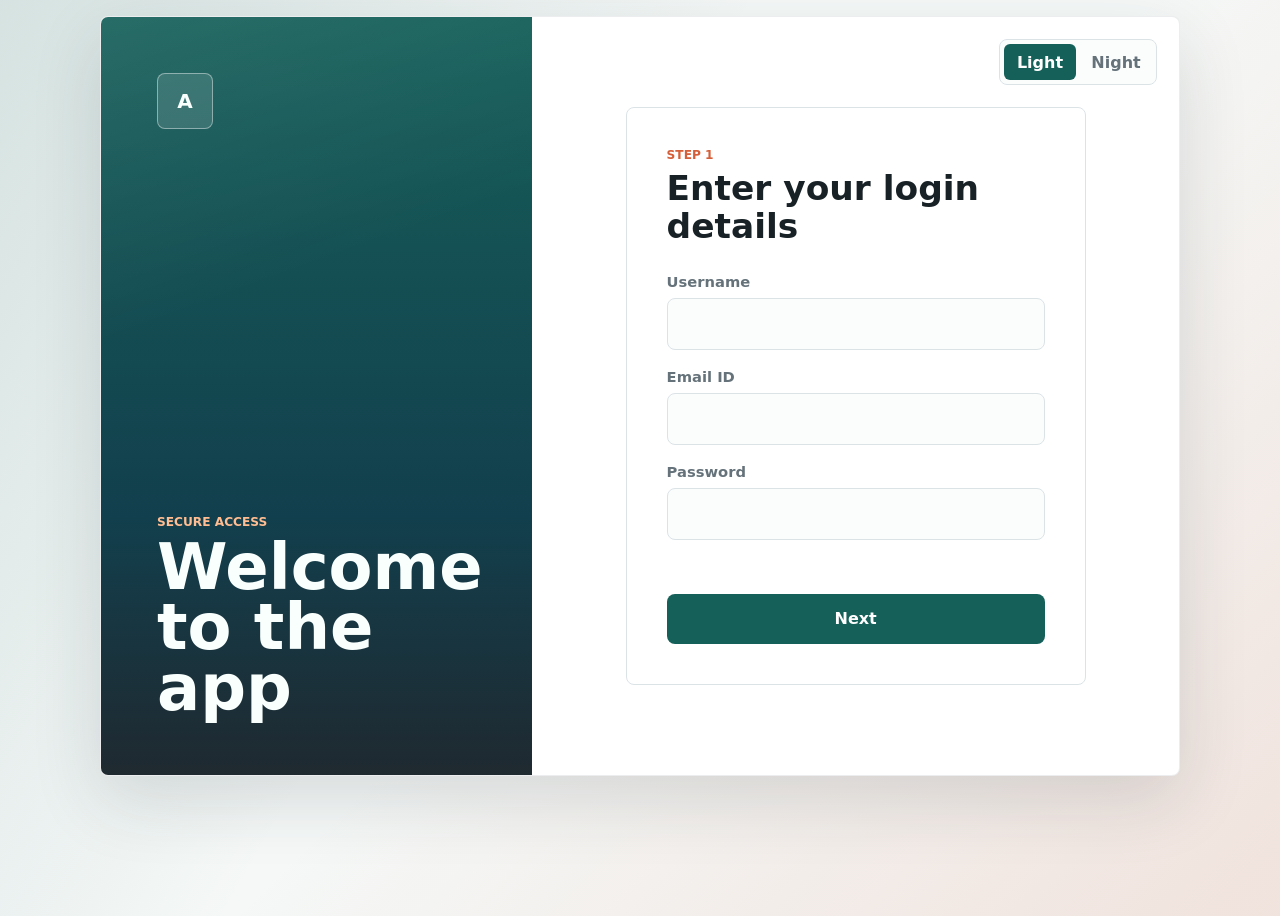
<file: index.html>
<!doctype html>
<html lang="en">
  <head>
    <meta charset="UTF-8" />
    <meta name="viewport" content="width=device-width, initial-scale=1.0" />
    <title>Access App</title>
    <link rel="manifest" href="manifest.json" />
    <link rel="stylesheet" href="styles.css" />
  </head>
  <body>
    <main class="app-shell">
      <section class="brand-panel" aria-label="Application welcome">
        <div class="brand-mark">A</div>
        <div>
          <p class="eyebrow">Secure Access</p>
          <h1>Welcome to the app</h1>
        </div>
      </section>

      <section class="flow-panel">
        <div class="theme-control" aria-label="Background mode">
          <button class="theme-option is-active" type="button" data-theme-option="light">Light</button>
          <button class="theme-option" type="button" data-theme-option="dark">Night</button>
        </div>

        <div class="screen is-active" id="credentials-screen">
          <form class="form-card" id="credentials-form" novalidate>
            <div class="form-heading">
              <p class="step-label">Step 1</p>
              <h2>Enter your login details</h2>
            </div>

            <label class="field">
              <span>Username</span>
              <input id="username" name="username" type="text" autocomplete="username" required />
            </label>

            <label class="field">
              <span>Email ID</span>
              <input id="email" name="email" type="email" autocomplete="email" required />
            </label>

            <label class="field">
              <span>Password</span>
              <input
                id="password"
                name="password"
                type="password"
                autocomplete="new-password"
                minlength="6"
                required
              />
            </label>

            <p class="form-error" data-error-for="credentials" aria-live="polite"></p>

            <button class="primary-button" type="submit">Next</button>
          </form>
        </div>

        <div class="screen" id="profile-screen">
          <form class="form-card" id="profile-form" novalidate>
            <div class="form-heading">
              <p class="step-label">Step 2</p>
              <h2>Complete your profile</h2>
            </div>

            <label class="field">
              <span>Name</span>
              <input id="fullName" name="fullName" type="text" autocomplete="name" required />
            </label>

            <label class="field">
              <span>Mobile number</span>
              <input
                id="mobile"
                name="mobile"
                type="tel"
                autocomplete="tel"
                inputmode="tel"
                required
              />
            </label>

            <p class="form-error" data-error-for="profile" aria-live="polite"></p>

            <div class="button-row">
              <button class="secondary-button" type="button" data-back-to="credentials">Back</button>
              <button class="primary-button" type="submit">Next</button>
            </div>
          </form>
        </div>

        <div class="screen" id="email-sent-screen">
          <div class="form-card message-card">
            <div class="sent-icon" aria-hidden="true">@</div>
            <div class="form-heading centered">
              <p class="step-label">Step 3</p>
              <h2>Link sent</h2>
              <p class="muted" id="sent-message"></p>
            </div>

            <a class="primary-button as-link" id="email-link" href="#">Open email link</a>
            <button class="secondary-button" type="button" data-back-to="profile">Edit details</button>
          </div>
        </div>

        <div class="screen" id="confirm-screen">
          <div class="form-card message-card">
            <div class="sent-icon check" aria-hidden="true">OK</div>
            <div class="form-heading centered">
              <p class="step-label">Confirm login</p>
              <h2>Do you want to log in to this app?</h2>
              <p class="muted" id="confirm-email"></p>
            </div>

            <button class="primary-button" id="confirm-login" type="button">Okay</button>
            <button class="secondary-button" id="cancel-login" type="button">Cancel</button>
          </div>
        </div>

        <div class="screen" id="inside-screen">
          <div class="home-view">
            <header class="home-header">
              <div>
                <p class="step-label">Logged in</p>
                <h2 id="welcome-title">Welcome</h2>
                <div class="account-badges">
                  <span id="current-role">User</span>
                  <span id="current-plan">Free</span>
                </div>
              </div>
              <div class="header-actions">
                <button class="primary-button compact" id="admin-access-button" type="button">Admin access</button>
                <button class="secondary-button compact" id="restart-flow" type="button">Start over</button>
              </div>
            </header>
            <p class="admin-access-message" id="admin-access-message" aria-live="polite"></p>

            <section class="profile-summary" aria-label="Profile summary">
              <div>
                <span>Username</span>
                <strong id="summary-username"></strong>
              </div>
              <div>
                <span>Email ID</span>
                <strong id="summary-email"></strong>
              </div>
              <div>
                <span>Mobile number</span>
                <strong id="summary-mobile"></strong>
              </div>
              <div>
                <span>Subscription</span>
                <strong id="summary-plan"></strong>
              </div>
            </section>

            <nav class="app-tabs" aria-label="App sections">
              <button class="app-tab is-active" type="button" data-app-tab="learn">Learn</button>
              <button class="app-tab" type="button" data-app-tab="languages">Languages</button>
              <button class="app-tab" type="button" data-app-tab="create">Create</button>
              <button class="app-tab" type="button" data-app-tab="assistant">Assistant</button>
              <button class="app-tab" type="button" data-app-tab="pro">Pro</button>
              <button class="app-tab" type="button" data-app-tab="share">Share</button>
              <button class="app-tab" type="button" data-app-tab="chat">Chat</button>
              <button class="app-tab" type="button" data-app-tab="admin">Admin / Pre-admin</button>
            </nav>

            <section
              class="workspace-panel learn-panel app-panel is-active"
              data-app-panel="learn"
              aria-labelledby="learn-title"
            >
              <div class="section-heading">
                <p class="step-label">Learn</p>
                <h3 id="learn-title">How to create a web application</h3>
              </div>

              <div class="lesson-tabs" aria-label="Learning topics">
                <button class="lesson-tab is-active" type="button" data-lesson="basics">Basics</button>
                <button class="lesson-tab" type="button" data-lesson="domain">Domain</button>
                <button class="lesson-tab" type="button" data-lesson="dns">DNS</button>
                <button class="lesson-tab" type="button" data-lesson="hosting">Hosting</button>
                <button class="lesson-tab" type="button" data-lesson="platforms">Hosting apps</button>
              </div>

              <article class="lesson-content">
                <h4 id="lesson-title"></h4>
                <p id="lesson-body"></p>
                <ul id="lesson-points"></ul>
              </article>
            </section>

            <section
              class="workspace-panel language-panel app-panel"
              data-app-panel="languages"
              aria-labelledby="language-title"
            >
              <div class="section-heading">
                <p class="step-label">Languages</p>
                <h3 id="language-title">Select a programming language</h3>
              </div>

              <label class="field compact-field">
                <span>Programming language</span>
                <select id="language-select"></select>
              </label>

              <div class="language-list" id="language-list" aria-label="Programming languages"></div>

              <div class="language-detail">
                <div>
                  <p class="step-label">Selected</p>
                  <h4 id="language-name"></h4>
                  <p id="language-summary"></p>
                </div>
                <label class="code-field">
                  <span>Code area</span>
                  <textarea id="language-code" spellcheck="false"></textarea>
                </label>
              </div>
            </section>

            <section
              class="workspace-panel builder-panel app-panel"
              data-app-panel="create"
              aria-labelledby="builder-title"
            >
              <div class="section-heading">
                <p class="step-label">Create</p>
                <h3 id="builder-title">Create your own web app</h3>
              </div>

              <label class="field compact-field">
                <span>App name</span>
                <input id="builder-name" type="text" value="My first web app" />
              </label>

              <div class="editor-grid">
                <label class="code-field">
                  <span>HTML</span>
                  <textarea id="html-code" spellcheck="false"></textarea>
                </label>
                <label class="code-field">
                  <span>CSS</span>
                  <textarea id="css-code" spellcheck="false"></textarea>
                </label>
                <label class="code-field">
                  <span>JavaScript</span>
                  <textarea id="js-code" spellcheck="false"></textarea>
                </label>
              </div>

              <div class="builder-actions">
                <button class="primary-button compact-action" id="run-preview" type="button">Run app</button>
                <button class="secondary-button compact-action" id="reset-preview" type="button">Reset code</button>
              </div>

              <iframe id="app-preview" title="App preview" sandbox="allow-scripts"></iframe>
            </section>

            <section class="assistant-panel app-panel" data-app-panel="assistant" aria-label="AI assistant">
              <div class="assistant-heading">
                <div>
                  <p class="step-label">Assistant</p>
                  <h3>AI Assistant</h3>
                </div>
                <div class="assistant-dot" aria-hidden="true"></div>
              </div>

              <div class="assistant-messages" id="assistant-messages" aria-live="polite">
                <div class="chat-message assistant-message">
                  <p>Hi, I am here to help. Ask me anything and I will do my best.</p>
                </div>
              </div>

              <form class="assistant-form" id="assistant-form">
                <label class="sr-only" for="assistant-question">Question</label>
                <input
                  id="assistant-question"
                  name="assistantQuestion"
                  type="text"
                  autocomplete="off"
                  placeholder="Type your question"
                  required
                />
                <button class="primary-button send-button" type="submit">Ask</button>
              </form>
            </section>

            <section class="workspace-panel app-panel pro-panel" data-app-panel="pro" aria-labelledby="pro-title">
              <div class="section-heading">
                <p class="step-label">Pro plan</p>
                <h3 id="pro-title">$25 Pro plan</h3>
              </div>

              <div class="plan-card">
                <div>
                  <p class="plan-price">$25</p>
                  <h4>Make all work faster</h4>
                  <p class="muted">Pro unlocks faster workspace actions, voice mode, and premium creation tools in this app demo.</p>
                </div>
                <ul>
                  <li>Faster app workspace mode</li>
                  <li>Voice mode unlock</li>
                  <li>Priority builder tools</li>
                  <li>Admin can grant free Pro</li>
                </ul>
              </div>

              <div class="status-card">
                <span>Current status</span>
                <strong id="pro-status">Free plan</strong>
              </div>

              <div class="builder-actions">
                <button class="primary-button compact-action" id="activate-pro" type="button">Subscribe $25</button>
                <button class="secondary-button compact-action" id="voice-mode" type="button">Voice mode</button>
              </div>

              <form class="inline-form" id="pro-link-form">
                <label class="field compact-field">
                  <span>Email for Pro subscription link</span>
                  <input id="pro-link-email" type="email" autocomplete="email" required />
                </label>
                <button class="primary-button compact-action" type="submit">Send Pro link</button>
              </form>

              <p class="link-output" id="pro-link-output" aria-live="polite"></p>
            </section>

            <section class="workspace-panel app-panel share-panel" data-app-panel="share" aria-labelledby="share-title">
              <div class="section-heading">
                <p class="step-label">Share</p>
                <h3 id="share-title">Install or send app links</h3>
              </div>

              <div class="share-grid">
                <div class="status-card">
                  <span>Install app</span>
                  <strong>Optional</strong>
                  <button class="secondary-button compact-action" id="install-app" type="button">Install app</button>
                  <p class="muted" id="install-status">You can use the app in the browser or install it after login.</p>
                </div>

                <form class="status-card share-form" id="app-link-form">
                  <span>Send app link</span>
                  <label class="field compact-field">
                    <span>Email address</span>
                    <input id="app-link-email" type="email" autocomplete="email" required />
                  </label>
                  <button class="primary-button compact-action" type="submit">Send app link</button>
                  <p class="link-output" id="app-link-output" aria-live="polite"></p>
                </form>
              </div>
            </section>

            <section class="workspace-panel app-panel chat-panel" data-app-panel="chat" aria-labelledby="chat-title">
              <div class="section-heading">
                <p class="step-label">Chat</p>
                <h3 id="chat-title">Talk with logged users</h3>
              </div>

              <div class="user-chat-messages" id="user-chat-messages" aria-live="polite"></div>

              <form class="assistant-form" id="user-chat-form">
                <label class="sr-only" for="user-chat-recipient">Recipient</label>
                <select id="user-chat-recipient"></select>
                <label class="sr-only" for="user-chat-message">Message</label>
                <input id="user-chat-message" type="text" autocomplete="off" placeholder="Type a message" required />
                <button class="primary-button send-button" type="submit">Send</button>
              </form>
            </section>

            <section class="workspace-panel app-panel admin-panel" data-app-panel="admin" aria-labelledby="admin-title">
              <div class="section-heading">
                <p class="step-label">Admin</p>
                <h3 id="admin-title">Admin & Pre-admin</h3>
              </div>

              <div class="status-card">
                <span>Access</span>
                <strong id="admin-access-status">Admin access</strong>
                <p class="muted">Admins and pre-admins can manage users only from a login on this computer.</p>
              </div>

              <div class="admin-table-wrap">
                <table class="admin-table">
                  <thead>
                    <tr>
                      <th>User</th>
                      <th>Contact</th>
                      <th>Plan</th>
                      <th>Role</th>
                      <th>Status</th>
                      <th>Actions</th>
                    </tr>
                  </thead>
                  <tbody id="admin-users"></tbody>
                </table>
              </div>

              <form class="inline-form" id="admin-chat-form">
                <label class="field compact-field">
                  <span>Message user</span>
                  <select id="admin-chat-recipient"></select>
                </label>
                <label class="field compact-field">
                  <span>Message</span>
                  <input id="admin-chat-message" type="text" autocomplete="off" required />
                </label>
                <button class="primary-button compact-action" type="submit">Send</button>
              </form>
            </section>
          </div>
        </div>
      </section>
    </main>

    <script src="app.js"></script>
  </body>
</html>
</file>
<file: styles.css>
:root {
  --ink: #172126;
  --muted: #65727a;
  --line: #dbe3e7;
  --panel: #ffffff;
  --card: #ffffff;
  --field: #fbfdfd;
  --field-focus: #ffffff;
  --bubble: #edf5f2;
  --surface: #f5f8f7;
  --brand: #16605a;
  --brand-dark: #0f4743;
  --accent: #d55f39;
  --focus: #2f80ed;
  --success: #287a4d;
  --shadow: 0 24px 70px rgba(31, 44, 48, 0.14);
}

body.theme-dark {
  --ink: #eff7f5;
  --muted: #aebfbe;
  --line: #31484d;
  --panel: #10191d;
  --card: #152226;
  --field: #10191d;
  --field-focus: #0d1619;
  --bubble: #20353a;
  --surface: #0b1114;
  --brand: #37a395;
  --brand-dark: #2b857a;
  --accent: #ffb181;
  --focus: #72a7ff;
  --success: #57b87e;
  --shadow: 0 24px 70px rgba(0, 0, 0, 0.38);
}

* {
  box-sizing: border-box;
}

body {
  min-height: 100vh;
  margin: 0;
  color: var(--ink);
  background:
    linear-gradient(120deg, rgba(22, 96, 90, 0.14), transparent 42%),
    linear-gradient(315deg, rgba(213, 95, 57, 0.14), transparent 48%),
    var(--surface);
  font-family:
    Inter, ui-sans-serif, system-ui, -apple-system, BlinkMacSystemFont, "Segoe UI",
    sans-serif;
  transition:
    background 180ms ease,
    color 180ms ease;
}

button,
input,
select,
textarea {
  font: inherit;
}

button,
a {
  -webkit-tap-highlight-color: transparent;
}

.app-shell {
  display: grid;
  grid-template-columns: minmax(280px, 0.8fr) minmax(320px, 1.2fr);
  width: min(1080px, calc(100% - 32px));
  min-height: min(760px, calc(100vh - 32px));
  margin: 16px auto;
  overflow: hidden;
  border: 1px solid rgba(23, 33, 38, 0.08);
  border-radius: 8px;
  background: var(--panel);
  box-shadow: var(--shadow);
}

.brand-panel {
  display: flex;
  flex-direction: column;
  justify-content: space-between;
  gap: 44px;
  padding: clamp(28px, 5vw, 56px);
  color: #f9fffd;
  background:
    linear-gradient(160deg, rgba(255, 255, 255, 0.08), transparent 36%),
    linear-gradient(180deg, #16605a, #123f4d 66%, #1f2930);
}

.brand-mark {
  display: grid;
  width: 56px;
  height: 56px;
  place-items: center;
  border: 1px solid rgba(255, 255, 255, 0.42);
  border-radius: 8px;
  background: rgba(255, 255, 255, 0.12);
  font-size: 1.25rem;
  font-weight: 800;
}

.eyebrow,
.step-label {
  margin: 0 0 8px;
  color: var(--accent);
  font-size: 0.76rem;
  font-weight: 800;
  letter-spacing: 0;
  text-transform: uppercase;
}

.brand-panel .eyebrow {
  color: #ffbd91;
}

h1,
h2,
p {
  margin-top: 0;
}

h1 {
  max-width: 9ch;
  margin-bottom: 0;
  font-size: clamp(2.4rem, 5vw, 4.6rem);
  line-height: 0.95;
  letter-spacing: 0;
}

h2 {
  margin-bottom: 0;
  font-size: clamp(1.6rem, 3vw, 2.15rem);
  line-height: 1.08;
  letter-spacing: 0;
}

.status-stack {
  display: grid;
  gap: 12px;
}

.status-item {
  display: flex;
  align-items: center;
  gap: 12px;
  color: rgba(255, 255, 255, 0.62);
}

.status-item span {
  display: grid;
  width: 32px;
  height: 32px;
  flex: 0 0 32px;
  place-items: center;
  border: 1px solid rgba(255, 255, 255, 0.24);
  border-radius: 50%;
  font-size: 0.84rem;
  font-weight: 800;
}

.status-item p {
  margin: 0;
  font-weight: 700;
}

.status-item.active,
.status-item.done {
  color: #ffffff;
}

.status-item.active span {
  border-color: #ffbd91;
  background: rgba(255, 189, 145, 0.2);
}

.status-item.done span {
  border-color: rgba(255, 255, 255, 0);
  background: var(--success);
}

.flow-panel {
  display: grid;
  min-width: 0;
  place-items: center;
  position: relative;
  padding: clamp(24px, 5vw, 64px);
}

.theme-control {
  position: absolute;
  top: 22px;
  right: 22px;
  display: inline-grid;
  grid-template-columns: 1fr 1fr;
  gap: 4px;
  padding: 4px;
  border: 1px solid var(--line);
  border-radius: 8px;
  background: var(--field);
}

.theme-option {
  min-width: 72px;
  min-height: 36px;
  border: 0;
  border-radius: 6px;
  color: var(--muted);
  background: transparent;
  cursor: pointer;
  font-weight: 800;
}

.theme-option.is-active {
  color: #ffffff;
  background: var(--brand);
}

.screen {
  display: none;
  width: min(100%, 460px);
}

#inside-screen {
  width: min(100%, 900px);
  margin-top: 36px;
}

.screen.is-active {
  display: block;
}

.form-card {
  width: 100%;
  padding: clamp(24px, 5vw, 40px);
  border: 1px solid var(--line);
  border-radius: 8px;
  background: var(--card);
}

.home-view {
  display: grid;
  width: 100%;
  gap: 18px;
}

.form-heading {
  margin-bottom: 28px;
}

.form-heading.centered {
  margin-bottom: 24px;
  text-align: center;
}

.field {
  display: grid;
  gap: 8px;
  margin-bottom: 18px;
}

.field span,
.profile-summary span {
  color: var(--muted);
  font-size: 0.92rem;
  font-weight: 700;
}

.field input,
.field select {
  width: 100%;
  min-height: 52px;
  border: 1px solid var(--line);
  border-radius: 8px;
  padding: 0 14px;
  color: var(--ink);
  background: var(--field);
  outline: none;
  transition:
    border-color 160ms ease,
    box-shadow 160ms ease,
    background 160ms ease;
}

.field input:focus,
.field select:focus {
  border-color: var(--focus);
  background: var(--field-focus);
  box-shadow: 0 0 0 4px rgba(47, 128, 237, 0.14);
}

.form-error {
  min-height: 22px;
  margin: 2px 0 14px;
  color: #b42318;
  font-size: 0.92rem;
  font-weight: 700;
}

.primary-button,
.secondary-button {
  display: inline-grid;
  width: 100%;
  min-height: 50px;
  place-items: center;
  border-radius: 8px;
  border: 1px solid transparent;
  cursor: pointer;
  font-weight: 800;
  text-align: center;
  text-decoration: none;
  white-space: nowrap;
  transition:
    transform 160ms ease,
    border-color 160ms ease,
    background 160ms ease,
    color 160ms ease;
}

.primary-button {
  color: #ffffff;
  background: var(--brand);
}

.primary-button:hover {
  background: var(--brand-dark);
  transform: translateY(-1px);
}

.secondary-button {
  color: var(--brand);
  background: var(--card);
  border-color: #bdd0cf;
}

.secondary-button:hover {
  border-color: var(--brand);
  background: var(--field);
}

.button-row {
  display: grid;
  grid-template-columns: 0.75fr 1fr;
  gap: 12px;
}

.message-card {
  display: grid;
  justify-items: center;
  gap: 12px;
}

.sent-icon {
  display: grid;
  width: 64px;
  height: 64px;
  place-items: center;
  border-radius: 50%;
  color: var(--brand);
  background: #e3f0ec;
  font-weight: 900;
}

.sent-icon.check {
  color: var(--success);
  background: #e8f4ed;
  font-size: 0.86rem;
}

.muted {
  margin: 10px auto 0;
  color: var(--muted);
  line-height: 1.5;
}

.home-header {
  display: flex;
  align-items: start;
  justify-content: space-between;
  gap: 16px;
  padding: clamp(22px, 4vw, 30px);
  border: 1px solid var(--line);
  border-radius: 8px;
  background: var(--card);
}

.header-actions {
  display: flex;
  flex-wrap: wrap;
  justify-content: flex-end;
  gap: 10px;
}

.admin-access-message {
  min-height: 24px;
  margin: 0;
  color: var(--brand);
  font-weight: 800;
}

.account-badges {
  display: flex;
  flex-wrap: wrap;
  gap: 8px;
  margin-top: 14px;
}

.account-badges span,
.status-pill {
  display: inline-grid;
  min-height: 28px;
  place-items: center;
  border: 1px solid var(--line);
  border-radius: 8px;
  padding: 0 10px;
  color: var(--brand);
  background: var(--field);
  font-size: 0.82rem;
  font-weight: 900;
}

.compact {
  width: auto;
  min-width: 112px;
  min-height: 42px;
  padding: 0 16px;
}

.profile-summary {
  display: grid;
  grid-template-columns: repeat(2, minmax(0, 1fr));
  gap: 14px;
}

.profile-summary div {
  display: grid;
  gap: 6px;
  padding: 16px;
  border: 1px solid var(--line);
  border-radius: 8px;
  background: var(--field);
}

.profile-summary strong {
  overflow-wrap: anywhere;
  font-size: 1rem;
}

.workspace-panel {
  display: grid;
  gap: 18px;
  padding: clamp(22px, 4vw, 30px);
  border: 1px solid var(--line);
  border-radius: 8px;
  background: var(--card);
}

.app-tabs {
  display: flex;
  flex-wrap: wrap;
  gap: 8px;
  padding: 8px;
  border: 1px solid var(--line);
  border-radius: 8px;
  background: var(--card);
}

.app-tab {
  min-height: 38px;
  border: 1px solid var(--line);
  border-radius: 8px;
  padding: 0 14px;
  color: var(--muted);
  background: var(--field);
  cursor: pointer;
  font-weight: 900;
}

.app-tab.is-active {
  color: #ffffff;
  border-color: var(--brand);
  background: var(--brand);
}

.app-panel {
  display: none;
}

.app-panel.is-active {
  display: grid;
}

.section-heading h3 {
  margin: 0;
  font-size: 1.35rem;
  line-height: 1.16;
}

.lesson-tabs {
  display: flex;
  flex-wrap: wrap;
  gap: 8px;
}

.lesson-tab,
.language-chip {
  min-height: 38px;
  border: 1px solid var(--line);
  border-radius: 8px;
  color: var(--muted);
  background: var(--field);
  cursor: pointer;
  font-weight: 800;
}

.lesson-tab {
  padding: 0 14px;
}

.lesson-tab.is-active,
.language-chip.is-active {
  color: #ffffff;
  border-color: var(--brand);
  background: var(--brand);
}

.lesson-content {
  display: grid;
  gap: 12px;
  padding-top: 4px;
}

.lesson-content h4,
.language-detail h4 {
  margin: 0;
  font-size: 1.1rem;
}

.lesson-content p,
.language-detail p {
  margin: 0;
  color: var(--muted);
  line-height: 1.55;
}

.lesson-content ul {
  display: grid;
  gap: 9px;
  margin: 0;
  padding-left: 20px;
  color: var(--ink);
  line-height: 1.5;
}

.compact-field {
  margin-bottom: 0;
}

.language-list {
  display: grid;
  grid-template-columns: repeat(auto-fit, minmax(105px, 1fr));
  gap: 8px;
  max-height: 230px;
  overflow-y: auto;
  padding: 2px;
}

.language-chip {
  width: 100%;
  padding: 0 10px;
  overflow: hidden;
  text-overflow: ellipsis;
  white-space: nowrap;
}

.language-detail {
  display: grid;
  gap: 16px;
}

.code-field {
  display: grid;
  gap: 8px;
}

.code-field span {
  color: var(--muted);
  font-size: 0.88rem;
  font-weight: 800;
}

.code-field textarea {
  width: 100%;
  min-height: 170px;
  resize: vertical;
  border: 1px solid var(--line);
  border-radius: 8px;
  padding: 14px;
  color: var(--ink);
  background: var(--field);
  outline: none;
  font-family: "SFMono-Regular", Consolas, "Liberation Mono", monospace;
  font-size: 0.9rem;
  line-height: 1.5;
  tab-size: 2;
}

.code-field textarea:focus {
  border-color: var(--focus);
  box-shadow: 0 0 0 4px rgba(47, 128, 237, 0.14);
}

.editor-grid {
  display: grid;
  grid-template-columns: repeat(3, minmax(0, 1fr));
  gap: 12px;
}

.editor-grid .code-field textarea {
  min-height: 220px;
}

.builder-actions {
  display: flex;
  flex-wrap: wrap;
  gap: 10px;
}

.compact-action {
  width: auto;
  min-width: 118px;
  min-height: 44px;
  padding: 0 18px;
}

.plan-card,
.share-grid {
  display: grid;
  grid-template-columns: minmax(0, 1fr) minmax(220px, 0.6fr);
  gap: 16px;
}

.plan-card {
  align-items: start;
  padding: 20px;
  border: 1px solid var(--line);
  border-radius: 8px;
  background: var(--field);
}

.plan-card h4 {
  margin: 0 0 8px;
  font-size: 1.25rem;
}

.plan-card ul {
  display: grid;
  gap: 8px;
  margin: 0;
  padding-left: 20px;
  line-height: 1.45;
}

.plan-price {
  margin: 0 0 8px;
  color: var(--brand);
  font-size: 2rem;
  font-weight: 900;
}

.status-card {
  display: grid;
  gap: 10px;
  padding: 16px;
  border: 1px solid var(--line);
  border-radius: 8px;
  background: var(--field);
}

.status-card span,
.admin-table th,
.inline-form .field span {
  color: var(--muted);
  font-size: 0.82rem;
  font-weight: 900;
  text-transform: uppercase;
}

.status-card strong {
  overflow-wrap: anywhere;
  font-size: 1.04rem;
}

.inline-form {
  display: grid;
  grid-template-columns: minmax(0, 1fr) auto;
  align-items: end;
  gap: 12px;
}

.link-output {
  min-height: 24px;
  margin: 0;
  color: var(--brand);
  font-weight: 800;
  overflow-wrap: anywhere;
}

.share-form {
  align-content: start;
}

#app-preview {
  width: 100%;
  min-height: 320px;
  border: 1px solid var(--line);
  border-radius: 8px;
  background: #ffffff;
}

.assistant-panel {
  display: grid;
  gap: 16px;
  padding: clamp(22px, 4vw, 30px);
  border: 1px solid var(--line);
  border-radius: 8px;
  background: var(--card);
}

.assistant-heading {
  display: flex;
  align-items: center;
  justify-content: space-between;
  gap: 16px;
}

.assistant-heading h3 {
  margin: 0;
  font-size: 1.25rem;
  line-height: 1.1;
}

.assistant-dot {
  width: 12px;
  height: 12px;
  border-radius: 50%;
  background: var(--success);
  box-shadow: 0 0 0 6px rgba(40, 122, 77, 0.12);
}

.assistant-messages {
  display: grid;
  max-height: 280px;
  gap: 10px;
  overflow-y: auto;
  padding: 2px;
}

.chat-message {
  width: fit-content;
  max-width: min(86%, 520px);
  padding: 12px 14px;
  border-radius: 8px;
  line-height: 1.45;
}

.chat-message p {
  margin: 0;
}

.assistant-message {
  justify-self: start;
  color: var(--ink);
  background: var(--bubble);
}

.user-message {
  justify-self: end;
  color: #ffffff;
  background: var(--brand);
}

.assistant-form {
  display: grid;
  grid-template-columns: minmax(0, 1fr) auto;
  gap: 10px;
}

.assistant-form input,
.assistant-form select {
  min-width: 0;
  min-height: 48px;
  border: 1px solid var(--line);
  border-radius: 8px;
  padding: 0 14px;
  color: var(--ink);
  background: var(--field);
  outline: none;
}

.assistant-form input:focus,
.assistant-form select:focus {
  border-color: var(--focus);
  box-shadow: 0 0 0 4px rgba(47, 128, 237, 0.14);
}

.send-button {
  width: auto;
  min-width: 82px;
  min-height: 48px;
  padding: 0 18px;
}

.sr-only {
  position: absolute;
  width: 1px;
  height: 1px;
  overflow: hidden;
  clip: rect(0, 0, 0, 0);
  white-space: nowrap;
}

.user-chat-messages {
  display: grid;
  min-height: 220px;
  max-height: 360px;
  gap: 10px;
  overflow-y: auto;
  padding: 12px;
  border: 1px solid var(--line);
  border-radius: 8px;
  background: var(--field);
}

.chat-meta {
  display: block;
  margin-bottom: 4px;
  color: var(--muted);
  font-size: 0.76rem;
  font-weight: 900;
}

.admin-table-wrap {
  overflow-x: auto;
  border: 1px solid var(--line);
  border-radius: 8px;
}

.admin-table {
  width: 100%;
  min-width: 820px;
  border-collapse: collapse;
  background: var(--card);
}

.admin-table th,
.admin-table td {
  padding: 12px;
  border-bottom: 1px solid var(--line);
  text-align: left;
  vertical-align: top;
}

.admin-table tr:last-child td {
  border-bottom: 0;
}

.admin-table td {
  color: var(--ink);
  font-size: 0.9rem;
}

.admin-actions {
  display: flex;
  flex-wrap: wrap;
  gap: 7px;
}

.mini-button {
  min-height: 32px;
  border: 1px solid var(--line);
  border-radius: 8px;
  padding: 0 10px;
  color: var(--brand);
  background: var(--field);
  cursor: pointer;
  font-size: 0.78rem;
  font-weight: 900;
}

.mini-button.danger {
  color: #b42318;
}

@media (max-width: 760px) {
  body {
    min-height: auto;
  }

  .app-shell {
    grid-template-columns: 1fr;
    width: 100%;
    min-height: 100vh;
    margin: 0;
    border: 0;
    border-radius: 0;
  }

  .brand-panel {
    gap: 24px;
    padding: 28px 20px;
  }

  h1 {
    max-width: 100%;
    font-size: 2.35rem;
  }

  .status-stack {
    grid-template-columns: repeat(4, 1fr);
    gap: 8px;
  }

  .status-item {
    display: grid;
    justify-items: center;
    gap: 7px;
    text-align: center;
  }

  .status-item p {
    font-size: 0.78rem;
  }

  .flow-panel {
    align-items: start;
    padding: 86px 16px 32px;
  }

  .theme-control {
    top: 22px;
    right: 16px;
    left: 16px;
  }

  .theme-option {
    width: 100%;
  }

  .form-card,
  .home-view {
    padding: 22px;
  }

  .home-view {
    padding: 0;
  }

  .profile-summary,
  .editor-grid,
  .plan-card,
  .share-grid,
  .inline-form {
    grid-template-columns: 1fr;
  }

  #inside-screen {
    margin-top: 0;
  }
}

@media (max-width: 420px) {
  .button-row,
  .home-header,
  .assistant-form {
    grid-template-columns: 1fr;
  }

  .home-header {
    display: grid;
  }

  .header-actions {
    justify-content: stretch;
  }

  .app-tab {
    flex: 1 1 calc(50% - 8px);
  }

  .compact {
    width: 100%;
  }
}
</file>
<file: Access App Files/styles.css>
:root {
  --ink: #172126;
  --muted: #65727a;
  --line: #dbe3e7;
  --panel: #ffffff;
  --card: #ffffff;
  --field: #fbfdfd;
  --field-focus: #ffffff;
  --bubble: #edf5f2;
  --surface: #f5f8f7;
  --brand: #16605a;
  --brand-dark: #0f4743;
  --accent: #d55f39;
  --focus: #2f80ed;
  --success: #287a4d;
  --shadow: 0 24px 70px rgba(31, 44, 48, 0.14);
}

body.theme-dark {
  --ink: #eff7f5;
  --muted: #aebfbe;
  --line: #31484d;
  --panel: #10191d;
  --card: #152226;
  --field: #10191d;
  --field-focus: #0d1619;
  --bubble: #20353a;
  --surface: #0b1114;
  --brand: #37a395;
  --brand-dark: #2b857a;
  --accent: #ffb181;
  --focus: #72a7ff;
  --success: #57b87e;
  --shadow: 0 24px 70px rgba(0, 0, 0, 0.38);
}

* {
  box-sizing: border-box;
}

body {
  min-height: 100vh;
  margin: 0;
  color: var(--ink);
  background:
    linear-gradient(120deg, rgba(22, 96, 90, 0.14), transparent 42%),
    linear-gradient(315deg, rgba(213, 95, 57, 0.14), transparent 48%),
    var(--surface);
  font-family:
    Inter, ui-sans-serif, system-ui, -apple-system, BlinkMacSystemFont, "Segoe UI",
    sans-serif;
  transition:
    background 180ms ease,
    color 180ms ease;
}

button,
input,
select,
textarea {
  font: inherit;
}

button,
a {
  -webkit-tap-highlight-color: transparent;
}

.app-shell {
  display: grid;
  grid-template-columns: minmax(280px, 0.8fr) minmax(320px, 1.2fr);
  width: min(1080px, calc(100% - 32px));
  min-height: min(760px, calc(100vh - 32px));
  margin: 16px auto;
  overflow: hidden;
  border: 1px solid rgba(23, 33, 38, 0.08);
  border-radius: 8px;
  background: var(--panel);
  box-shadow: var(--shadow);
}

.brand-panel {
  display: flex;
  flex-direction: column;
  justify-content: space-between;
  gap: 44px;
  padding: clamp(28px, 5vw, 56px);
  color: #f9fffd;
  background:
    linear-gradient(160deg, rgba(255, 255, 255, 0.08), transparent 36%),
    linear-gradient(180deg, #16605a, #123f4d 66%, #1f2930);
}

.brand-mark {
  display: grid;
  width: 56px;
  height: 56px;
  place-items: center;
  border: 1px solid rgba(255, 255, 255, 0.42);
  border-radius: 8px;
  background: rgba(255, 255, 255, 0.12);
  font-size: 1.25rem;
  font-weight: 800;
}

.eyebrow,
.step-label {
  margin: 0 0 8px;
  color: var(--accent);
  font-size: 0.76rem;
  font-weight: 800;
  letter-spacing: 0;
  text-transform: uppercase;
}

.brand-panel .eyebrow {
  color: #ffbd91;
}

h1,
h2,
p {
  margin-top: 0;
}

h1 {
  max-width: 9ch;
  margin-bottom: 0;
  font-size: clamp(2.4rem, 5vw, 4.6rem);
  line-height: 0.95;
  letter-spacing: 0;
}

h2 {
  margin-bottom: 0;
  font-size: clamp(1.6rem, 3vw, 2.15rem);
  line-height: 1.08;
  letter-spacing: 0;
}

.status-stack {
  display: grid;
  gap: 12px;
}

.status-item {
  display: flex;
  align-items: center;
  gap: 12px;
  color: rgba(255, 255, 255, 0.62);
}

.status-item span {
  display: grid;
  width: 32px;
  height: 32px;
  flex: 0 0 32px;
  place-items: center;
  border: 1px solid rgba(255, 255, 255, 0.24);
  border-radius: 50%;
  font-size: 0.84rem;
  font-weight: 800;
}

.status-item p {
  margin: 0;
  font-weight: 700;
}

.status-item.active,
.status-item.done {
  color: #ffffff;
}

.status-item.active span {
  border-color: #ffbd91;
  background: rgba(255, 189, 145, 0.2);
}

.status-item.done span {
  border-color: rgba(255, 255, 255, 0);
  background: var(--success);
}

.flow-panel {
  display: grid;
  min-width: 0;
  place-items: center;
  position: relative;
  padding: clamp(24px, 5vw, 64px);
}

.theme-control {
  position: absolute;
  top: 22px;
  right: 22px;
  display: inline-grid;
  grid-template-columns: 1fr 1fr;
  gap: 4px;
  padding: 4px;
  border: 1px solid var(--line);
  border-radius: 8px;
  background: var(--field);
}

.theme-option {
  min-width: 72px;
  min-height: 36px;
  border: 0;
  border-radius: 6px;
  color: var(--muted);
  background: transparent;
  cursor: pointer;
  font-weight: 800;
}

.theme-option.is-active {
  color: #ffffff;
  background: var(--brand);
}

.screen {
  display: none;
  width: min(100%, 460px);
}

#inside-screen {
  width: min(100%, 900px);
  margin-top: 36px;
}

.screen.is-active {
  display: block;
}

.form-card {
  width: 100%;
  padding: clamp(24px, 5vw, 40px);
  border: 1px solid var(--line);
  border-radius: 8px;
  background: var(--card);
}

.home-view {
  display: grid;
  width: 100%;
  gap: 18px;
}

.form-heading {
  margin-bottom: 28px;
}

.form-heading.centered {
  margin-bottom: 24px;
  text-align: center;
}

.field {
  display: grid;
  gap: 8px;
  margin-bottom: 18px;
}

.field span,
.profile-summary span {
  color: var(--muted);
  font-size: 0.92rem;
  font-weight: 700;
}

.field input,
.field select {
  width: 100%;
  min-height: 52px;
  border: 1px solid var(--line);
  border-radius: 8px;
  padding: 0 14px;
  color: var(--ink);
  background: var(--field);
  outline: none;
  transition:
    border-color 160ms ease,
    box-shadow 160ms ease,
    background 160ms ease;
}

.field input:focus,
.field select:focus {
  border-color: var(--focus);
  background: var(--field-focus);
  box-shadow: 0 0 0 4px rgba(47, 128, 237, 0.14);
}

.form-error {
  min-height: 22px;
  margin: 2px 0 14px;
  color: #b42318;
  font-size: 0.92rem;
  font-weight: 700;
}

.primary-button,
.secondary-button {
  display: inline-grid;
  width: 100%;
  min-height: 50px;
  place-items: center;
  border-radius: 8px;
  border: 1px solid transparent;
  cursor: pointer;
  font-weight: 800;
  text-align: center;
  text-decoration: none;
  white-space: nowrap;
  transition:
    transform 160ms ease,
    border-color 160ms ease,
    background 160ms ease,
    color 160ms ease;
}

.primary-button {
  color: #ffffff;
  background: var(--brand);
}

.primary-button:hover {
  background: var(--brand-dark);
  transform: translateY(-1px);
}

.secondary-button {
  color: var(--brand);
  background: var(--card);
  border-color: #bdd0cf;
}

.secondary-button:hover {
  border-color: var(--brand);
  background: var(--field);
}

.button-row {
  display: grid;
  grid-template-columns: 0.75fr 1fr;
  gap: 12px;
}

.message-card {
  display: grid;
  justify-items: center;
  gap: 12px;
}

.sent-icon {
  display: grid;
  width: 64px;
  height: 64px;
  place-items: center;
  border-radius: 50%;
  color: var(--brand);
  background: #e3f0ec;
  font-weight: 900;
}

.sent-icon.check {
  color: var(--success);
  background: #e8f4ed;
  font-size: 0.86rem;
}

.muted {
  margin: 10px auto 0;
  color: var(--muted);
  line-height: 1.5;
}

.home-header {
  display: flex;
  align-items: start;
  justify-content: space-between;
  gap: 16px;
  padding: clamp(22px, 4vw, 30px);
  border: 1px solid var(--line);
  border-radius: 8px;
  background: var(--card);
}

.header-actions {
  display: flex;
  flex-wrap: wrap;
  justify-content: flex-end;
  gap: 10px;
}

.admin-access-message {
  min-height: 24px;
  margin: 0;
  color: var(--brand);
  font-weight: 800;
}

.account-badges {
  display: flex;
  flex-wrap: wrap;
  gap: 8px;
  margin-top: 14px;
}

.account-badges span,
.status-pill {
  display: inline-grid;
  min-height: 28px;
  place-items: center;
  border: 1px solid var(--line);
  border-radius: 8px;
  padding: 0 10px;
  color: var(--brand);
  background: var(--field);
  font-size: 0.82rem;
  font-weight: 900;
}

.compact {
  width: auto;
  min-width: 112px;
  min-height: 42px;
  padding: 0 16px;
}

.profile-summary {
  display: grid;
  grid-template-columns: repeat(2, minmax(0, 1fr));
  gap: 14px;
}

.profile-summary div {
  display: grid;
  gap: 6px;
  padding: 16px;
  border: 1px solid var(--line);
  border-radius: 8px;
  background: var(--field);
}

.profile-summary strong {
  overflow-wrap: anywhere;
  font-size: 1rem;
}

.workspace-panel {
  display: grid;
  gap: 18px;
  padding: clamp(22px, 4vw, 30px);
  border: 1px solid var(--line);
  border-radius: 8px;
  background: var(--card);
}

.app-tabs {
  display: flex;
  flex-wrap: wrap;
  gap: 8px;
  padding: 8px;
  border: 1px solid var(--line);
  border-radius: 8px;
  background: var(--card);
}

.app-tab {
  min-height: 38px;
  border: 1px solid var(--line);
  border-radius: 8px;
  padding: 0 14px;
  color: var(--muted);
  background: var(--field);
  cursor: pointer;
  font-weight: 900;
}

.app-tab.is-active {
  color: #ffffff;
  border-color: var(--brand);
  background: var(--brand);
}

.app-panel {
  display: none;
}

.app-panel.is-active {
  display: grid;
}

.section-heading h3 {
  margin: 0;
  font-size: 1.35rem;
  line-height: 1.16;
}

.lesson-tabs {
  display: flex;
  flex-wrap: wrap;
  gap: 8px;
}

.lesson-tab,
.language-chip {
  min-height: 38px;
  border: 1px solid var(--line);
  border-radius: 8px;
  color: var(--muted);
  background: var(--field);
  cursor: pointer;
  font-weight: 800;
}

.lesson-tab {
  padding: 0 14px;
}

.lesson-tab.is-active,
.language-chip.is-active {
  color: #ffffff;
  border-color: var(--brand);
  background: var(--brand);
}

.lesson-content {
  display: grid;
  gap: 12px;
  padding-top: 4px;
}

.lesson-content h4,
.language-detail h4 {
  margin: 0;
  font-size: 1.1rem;
}

.lesson-content p,
.language-detail p {
  margin: 0;
  color: var(--muted);
  line-height: 1.55;
}

.lesson-content ul {
  display: grid;
  gap: 9px;
  margin: 0;
  padding-left: 20px;
  color: var(--ink);
  line-height: 1.5;
}

.compact-field {
  margin-bottom: 0;
}

.language-list {
  display: grid;
  grid-template-columns: repeat(auto-fit, minmax(105px, 1fr));
  gap: 8px;
  max-height: 230px;
  overflow-y: auto;
  padding: 2px;
}

.language-chip {
  width: 100%;
  padding: 0 10px;
  overflow: hidden;
  text-overflow: ellipsis;
  white-space: nowrap;
}

.language-detail {
  display: grid;
  gap: 16px;
}

.code-field {
  display: grid;
  gap: 8px;
}

.code-field span {
  color: var(--muted);
  font-size: 0.88rem;
  font-weight: 800;
}

.code-field textarea {
  width: 100%;
  min-height: 170px;
  resize: vertical;
  border: 1px solid var(--line);
  border-radius: 8px;
  padding: 14px;
  color: var(--ink);
  background: var(--field);
  outline: none;
  font-family: "SFMono-Regular", Consolas, "Liberation Mono", monospace;
  font-size: 0.9rem;
  line-height: 1.5;
  tab-size: 2;
}

.code-field textarea:focus {
  border-color: var(--focus);
  box-shadow: 0 0 0 4px rgba(47, 128, 237, 0.14);
}

.editor-grid {
  display: grid;
  grid-template-columns: repeat(3, minmax(0, 1fr));
  gap: 12px;
}

.prompt-builder,
.invite-form {
  display: grid;
  gap: 14px;
  padding: 16px;
  border: 1px solid var(--line);
  border-radius: 8px;
  background: var(--field);
}

.prompt-builder .code-field textarea {
  min-height: 120px;
  font-family:
    Inter, ui-sans-serif, system-ui, -apple-system, BlinkMacSystemFont, "Segoe UI",
    sans-serif;
}

.editor-grid .code-field textarea {
  min-height: 220px;
}

.builder-actions {
  display: flex;
  flex-wrap: wrap;
  gap: 10px;
}

.compact-action {
  width: auto;
  min-width: 118px;
  min-height: 44px;
  padding: 0 18px;
}

.plan-card,
.share-grid {
  display: grid;
  grid-template-columns: minmax(0, 1fr) minmax(220px, 0.6fr);
  gap: 16px;
}

.plan-card {
  align-items: start;
  padding: 20px;
  border: 1px solid var(--line);
  border-radius: 8px;
  background: var(--field);
}

.plan-card h4 {
  margin: 0 0 8px;
  font-size: 1.25rem;
}

.plan-card ul {
  display: grid;
  gap: 8px;
  margin: 0;
  padding-left: 20px;
  line-height: 1.45;
}

.plan-price {
  margin: 0 0 8px;
  color: var(--brand);
  font-size: 2rem;
  font-weight: 900;
}

.status-card {
  display: grid;
  gap: 10px;
  padding: 16px;
  border: 1px solid var(--line);
  border-radius: 8px;
  background: var(--field);
}

.status-card span,
.admin-table th,
.inline-form .field span {
  color: var(--muted);
  font-size: 0.82rem;
  font-weight: 900;
  text-transform: uppercase;
}

.status-card strong {
  overflow-wrap: anywhere;
  font-size: 1.04rem;
}

.inline-form {
  display: grid;
  grid-template-columns: minmax(0, 1fr) auto;
  align-items: end;
  gap: 12px;
}

.link-output {
  min-height: 24px;
  margin: 0;
  color: var(--brand);
  font-weight: 800;
  overflow-wrap: anywhere;
}

.share-form {
  align-content: start;
}

#app-preview {
  width: 100%;
  min-height: 320px;
  border: 1px solid var(--line);
  border-radius: 8px;
  background: #ffffff;
}

.assistant-panel {
  display: grid;
  gap: 16px;
  padding: clamp(22px, 4vw, 30px);
  border: 1px solid var(--line);
  border-radius: 8px;
  background: var(--card);
}

.assistant-heading {
  display: flex;
  align-items: center;
  justify-content: space-between;
  gap: 16px;
}

.assistant-heading h3 {
  margin: 0;
  font-size: 1.25rem;
  line-height: 1.1;
}

.assistant-dot {
  width: 12px;
  height: 12px;
  border-radius: 50%;
  background: var(--success);
  box-shadow: 0 0 0 6px rgba(40, 122, 77, 0.12);
}

.assistant-messages {
  display: grid;
  max-height: 280px;
  gap: 10px;
  overflow-y: auto;
  padding: 2px;
}

.chat-message {
  width: fit-content;
  max-width: min(86%, 520px);
  padding: 12px 14px;
  border-radius: 8px;
  line-height: 1.45;
}

.chat-message p {
  margin: 0;
}

.assistant-message {
  justify-self: start;
  color: var(--ink);
  background: var(--bubble);
}

.user-message {
  justify-self: end;
  color: #ffffff;
  background: var(--brand);
}

.assistant-form {
  display: grid;
  grid-template-columns: minmax(0, 1fr) auto;
  gap: 10px;
}

.assistant-form input,
.assistant-form select {
  min-width: 0;
  min-height: 48px;
  border: 1px solid var(--line);
  border-radius: 8px;
  padding: 0 14px;
  color: var(--ink);
  background: var(--field);
  outline: none;
}

.assistant-form input:focus,
.assistant-form select:focus {
  border-color: var(--focus);
  box-shadow: 0 0 0 4px rgba(47, 128, 237, 0.14);
}

.send-button {
  width: auto;
  min-width: 82px;
  min-height: 48px;
  padding: 0 18px;
}

.sr-only {
  position: absolute;
  width: 1px;
  height: 1px;
  overflow: hidden;
  clip: rect(0, 0, 0, 0);
  white-space: nowrap;
}

.user-chat-messages {
  display: grid;
  min-height: 220px;
  max-height: 360px;
  gap: 10px;
  overflow-y: auto;
  padding: 12px;
  border: 1px solid var(--line);
  border-radius: 8px;
  background: var(--field);
}

.chat-meta {
  display: block;
  margin-bottom: 4px;
  color: var(--muted);
  font-size: 0.76rem;
  font-weight: 900;
}

.admin-table-wrap {
  overflow-x: auto;
  border: 1px solid var(--line);
  border-radius: 8px;
}

.admin-table {
  width: 100%;
  min-width: 920px;
  border-collapse: collapse;
  background: var(--card);
}

.invite-grid {
  display: grid;
  grid-template-columns: repeat(3, minmax(0, 1fr));
  gap: 12px;
}

.admin-table th,
.admin-table td {
  padding: 12px;
  border-bottom: 1px solid var(--line);
  text-align: left;
  vertical-align: top;
}

.admin-table tr:last-child td {
  border-bottom: 0;
}

.admin-table td {
  color: var(--ink);
  font-size: 0.9rem;
}

.admin-actions {
  display: flex;
  flex-wrap: wrap;
  gap: 7px;
}

.mini-button {
  min-height: 32px;
  border: 1px solid var(--line);
  border-radius: 8px;
  padding: 0 10px;
  color: var(--brand);
  background: var(--field);
  cursor: pointer;
  font-size: 0.78rem;
  font-weight: 900;
}

.mini-button.danger {
  color: #b42318;
}

@media (max-width: 760px) {
  body {
    min-height: auto;
  }

  .app-shell {
    grid-template-columns: 1fr;
    width: 100%;
    min-height: 100vh;
    margin: 0;
    border: 0;
    border-radius: 0;
  }

  .brand-panel {
    gap: 24px;
    padding: 28px 20px;
  }

  h1 {
    max-width: 100%;
    font-size: 2.35rem;
  }

  .status-stack {
    grid-template-columns: repeat(4, 1fr);
    gap: 8px;
  }

  .status-item {
    display: grid;
    justify-items: center;
    gap: 7px;
    text-align: center;
  }

  .status-item p {
    font-size: 0.78rem;
  }

  .flow-panel {
    align-items: start;
    padding: 86px 16px 32px;
  }

  .theme-control {
    top: 22px;
    right: 16px;
    left: 16px;
  }

  .theme-option {
    width: 100%;
  }

  .form-card,
  .home-view {
    padding: 22px;
  }

  .home-view {
    padding: 0;
  }

  .profile-summary,
  .editor-grid,
  .invite-grid,
  .plan-card,
  .share-grid,
  .inline-form {
    grid-template-columns: 1fr;
  }

  #inside-screen {
    margin-top: 0;
  }
}

@media (max-width: 420px) {
  .button-row,
  .home-header,
  .assistant-form {
    grid-template-columns: 1fr;
  }

  .home-header {
    display: grid;
  }

  .header-actions {
    justify-content: stretch;
  }

  .app-tab {
    flex: 1 1 calc(50% - 8px);
  }

  .compact {
    width: 100%;
  }
}
</file>
